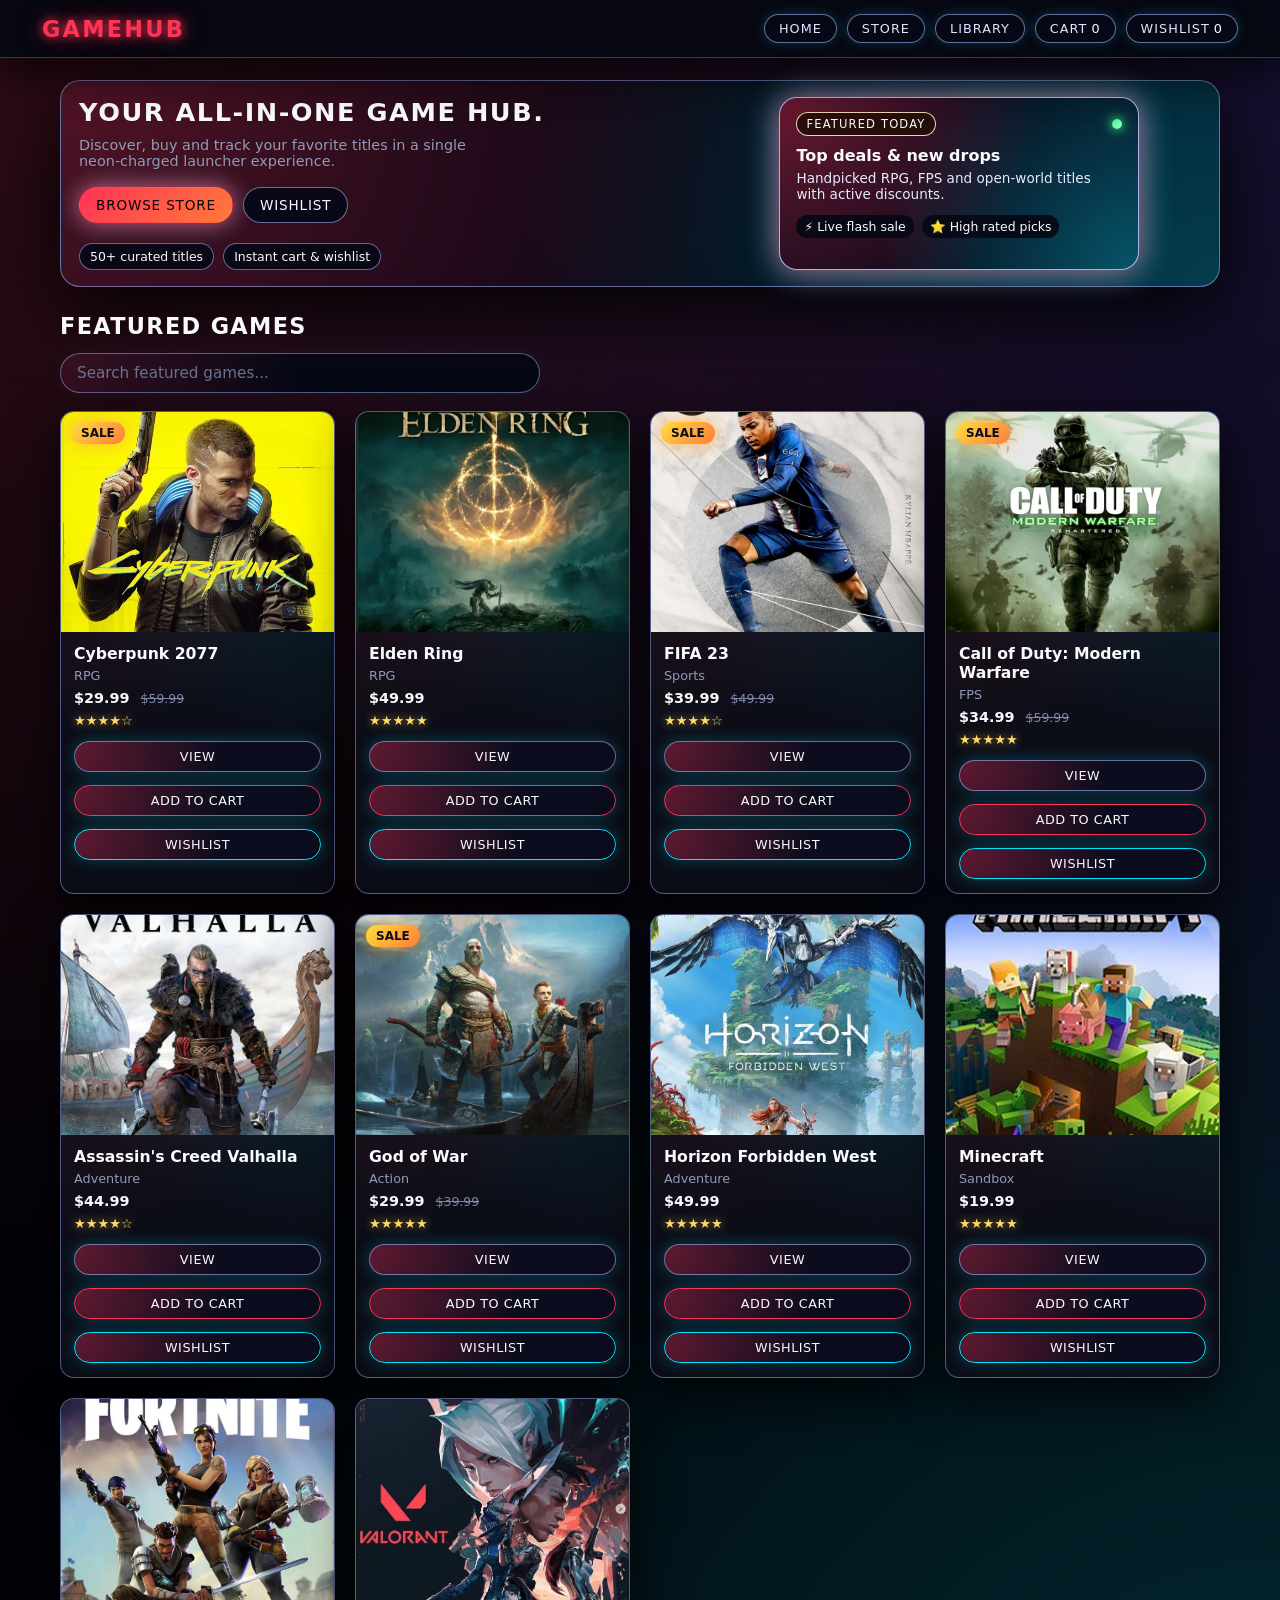
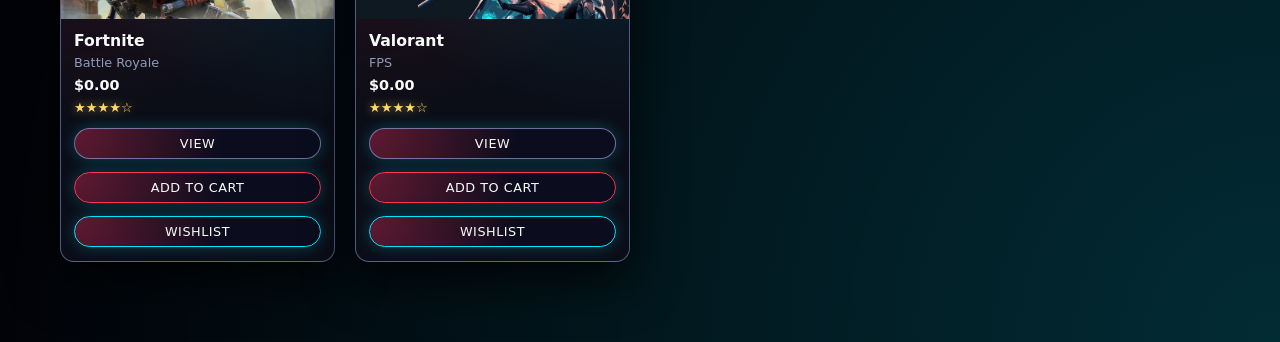
<file: index.html>
<!DOCTYPE html>
<html lang="en">
<head>
  <meta charset="UTF-8" />
  <meta name="viewport" content="width=device-width, initial-scale=1.0" />
  <title>GameHub</title>
  <link rel="stylesheet" href="css/style.css" />
</head>
<body>
  <header>
  <h1>GameHub</h1>
  <nav>
    <a href="index.html">Home</a>
    <a href="shop.html">Store</a>
    <a href="library.html">Library</a>
    <a href="cart.html">Cart <span id="cart-count">0</span></a>
    <a href="wishlist.html">Wishlist <span id="wishlist-count">0</span></a>
  </nav>
</header>


  <main>
    <!-- HERO PANEL -->
    <section class="hero-panel">
      <div class="hero-left">
        <h2 class="hero-heading">Your all‑in‑one game hub.</h2>
        <p class="hero-sub">
          Discover, buy and track your favorite titles in a single neon‑charged launcher experience.
        </p>
        <div class="hero-actions">
          <a href="shop.html" class="hero-btn hero-btn-primary">Browse store</a>
          <a href="wishlist.html" class="hero-btn hero-btn-ghost">Wishlist</a>
        </div>
        <div class="hero-metrics">
          <span>50+ curated titles</span>
          <span>Instant cart & wishlist</span>
        </div>
      </div>

      <div class="hero-right">
        <div class="hero-card">
          <div class="hero-card-header">
            <span class="hero-pill">Featured today</span>
            <span class="hero-status-dot"></span>
          </div>
          <div class="hero-card-body">
            <h3>Top deals & new drops</h3>
            <p>Handpicked RPG, FPS and open‑world titles with active discounts.</p>
            <div class="hero-card-meta">
              <span>⚡ Live flash sale</span>
              <span>⭐ High rated picks</span>
            </div>
          </div>
        </div>
      </div>
    </section>

    <h2>Featured Games</h2>

    <input type="text" id="search-bar" placeholder="Search featured games..." />

    <div id="featured-games" class="games-container">
      <!-- Featured games rendered dynamically -->
    </div>
  </main>

  <script src="js/data.js"></script>
  <script src="js/header.js"></script>
  <script src="js/index.js"></script>
</body>
</html>
</file>
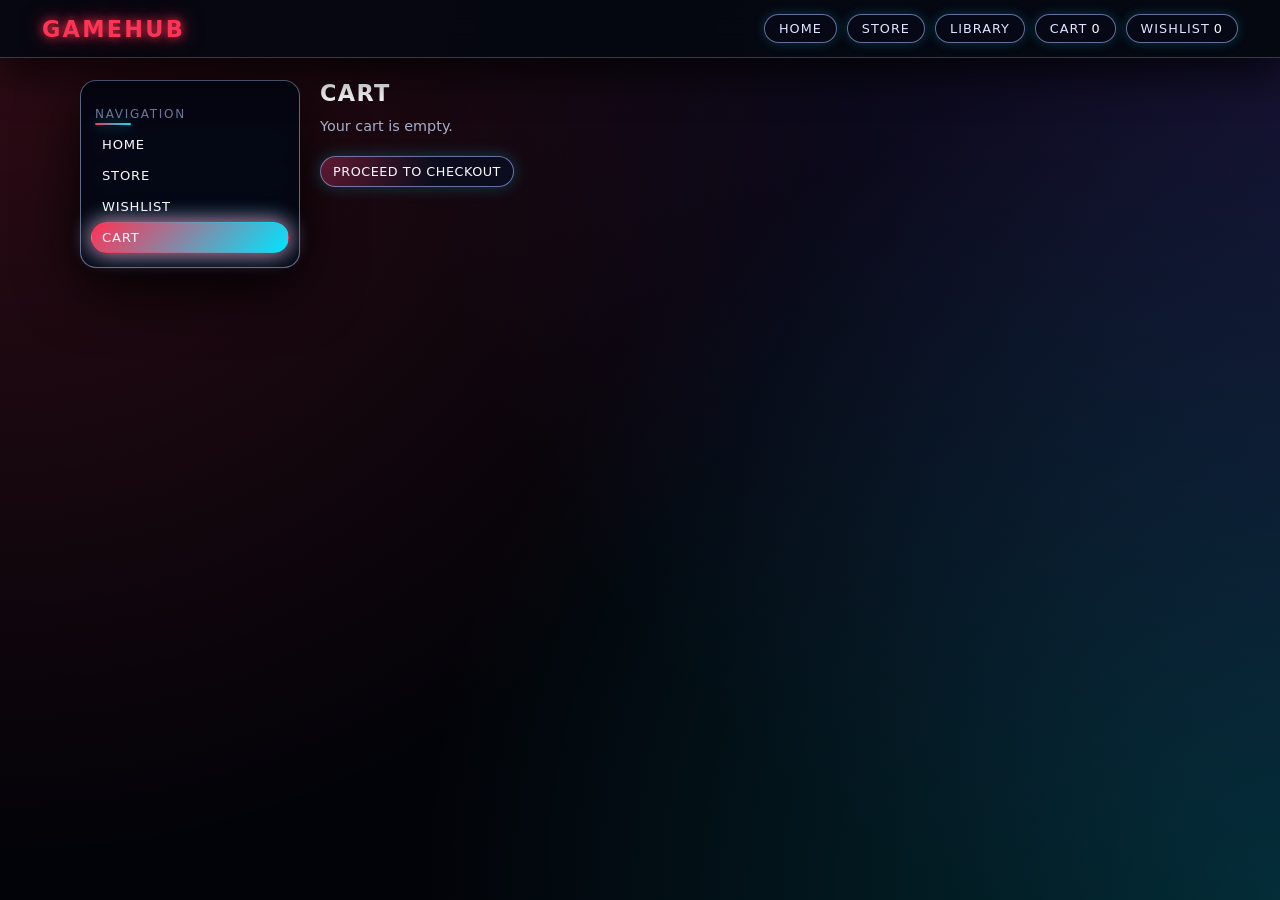
<file: cart.html>
<!DOCTYPE html>
<html lang="en">
<head>
  <meta charset="UTF-8" />
  <meta name="viewport" content="width=device-width, initial-scale=1.0" />
  <title>GameHub Cart</title>
  <link rel="stylesheet" href="css/style.css" />
</head>
<body>
  <header>
  <h1>GameHub</h1>
  <nav>
    <a href="index.html">Home</a>
    <a href="shop.html">Store</a>
    <a href="library.html">Library</a>
    <a href="cart.html">Cart <span id="cart-count">0</span></a>
    <a href="wishlist.html">Wishlist <span id="wishlist-count">0</span></a>
  </nav>
</header>


  <main>
    <div class="layout-shell">
      <aside class="sidebar">
        <div class="side-section-label">Navigation</div>
        <a href="index.html" class="side-link"><span>Home</span></a>
        <a href="shop.html" class="side-link"><span>Store</span></a>
        <a href="wishlist.html" class="side-link"><span>Wishlist</span></a>
        <a href="cart.html" class="side-link side-link-active"><span>Cart</span></a>
      </aside>

      <section class="content">
        <h2>Cart</h2>

        <div id="cart-container"></div>

        <p id="cart-total"></p>

        <button id="checkout-btn">Proceed to Checkout</button>
      </section>
    </div>
  </main>

  <script src="js/data.js"></script>
  <script src="js/header.js"></script>
  <script src="js/cart.js"></script>
</body>
</html>
</file>
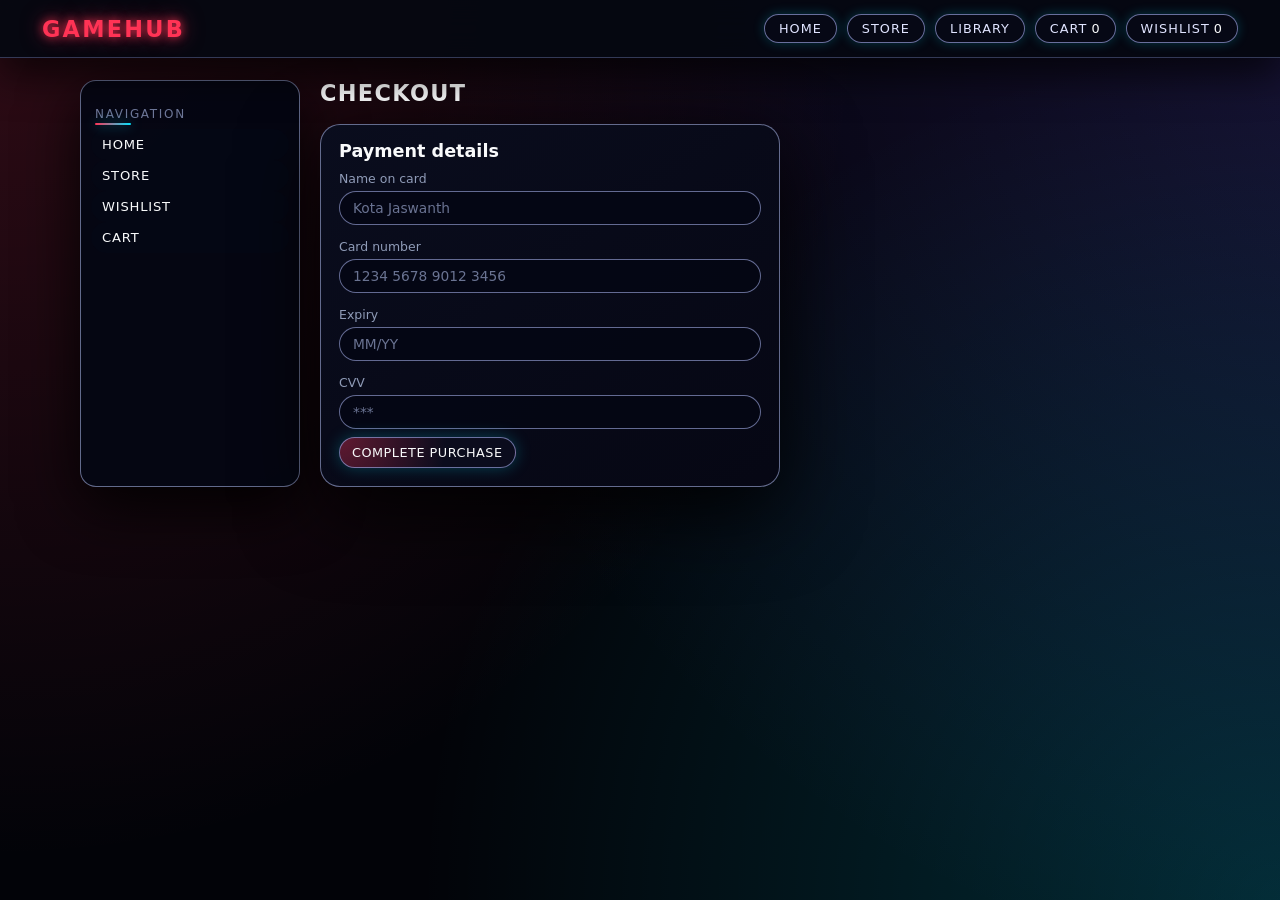
<file: checkout.html>
<!DOCTYPE html>
<html lang="en">
<head>
  <meta charset="UTF-8" />
  <meta name="viewport" content="width=device-width, initial-scale=1.0" />
  <title>GameHub Checkout</title>
  <link rel="stylesheet" href="css/style.css" />
</head>
<body>
  <header>
  <h1>GameHub</h1>
  <nav>
    <a href="index.html">Home</a>
    <a href="shop.html">Store</a>
    <a href="library.html">Library</a>
    <a href="cart.html">Cart <span id="cart-count">0</span></a>
    <a href="wishlist.html">Wishlist <span id="wishlist-count">0</span></a>
  </nav>
</header>

  <main>
    <div class="layout-shell">
      <aside class="sidebar">
        <div class="side-section-label">Navigation</div>
        <a href="index.html" class="side-link"><span>Home</span></a>
        <a href="shop.html" class="side-link"><span>Store</span></a>
        <a href="wishlist.html" class="side-link"><span>Wishlist</span></a>
        <a href="cart.html" class="side-link"><span>Cart</span></a>
      </aside>

      <section class="content">
        <h2>Checkout</h2>

        <div class="checkout-card">
          <h2>Payment details</h2>
          <div class="form-group">
            <div class="form-field">
              <label for="name">Name on card</label>
              <input id="name" type="text" placeholder="Kota Jaswanth" />
            </div>
            <div class="form-field">
              <label for="card">Card number</label>
              <input id="card" type="text" placeholder="1234 5678 9012 3456" />
            </div>
            <div class="form-field">
              <label for="exp">Expiry</label>
              <input id="exp" type="text" placeholder="MM/YY" />
            </div>
            <div class="form-field">
              <label for="cvv">CVV</label>
              <input id="cvv" type="password" placeholder="***" />
            </div>
          </div>

          <button id="complete-checkout">Complete purchase</button>
        </div>
      </section>
    </div>
  </main>

  <script src="js/header.js"></script>
  <script src="js/checkout.js"></script>
</body>
</html>
</file>
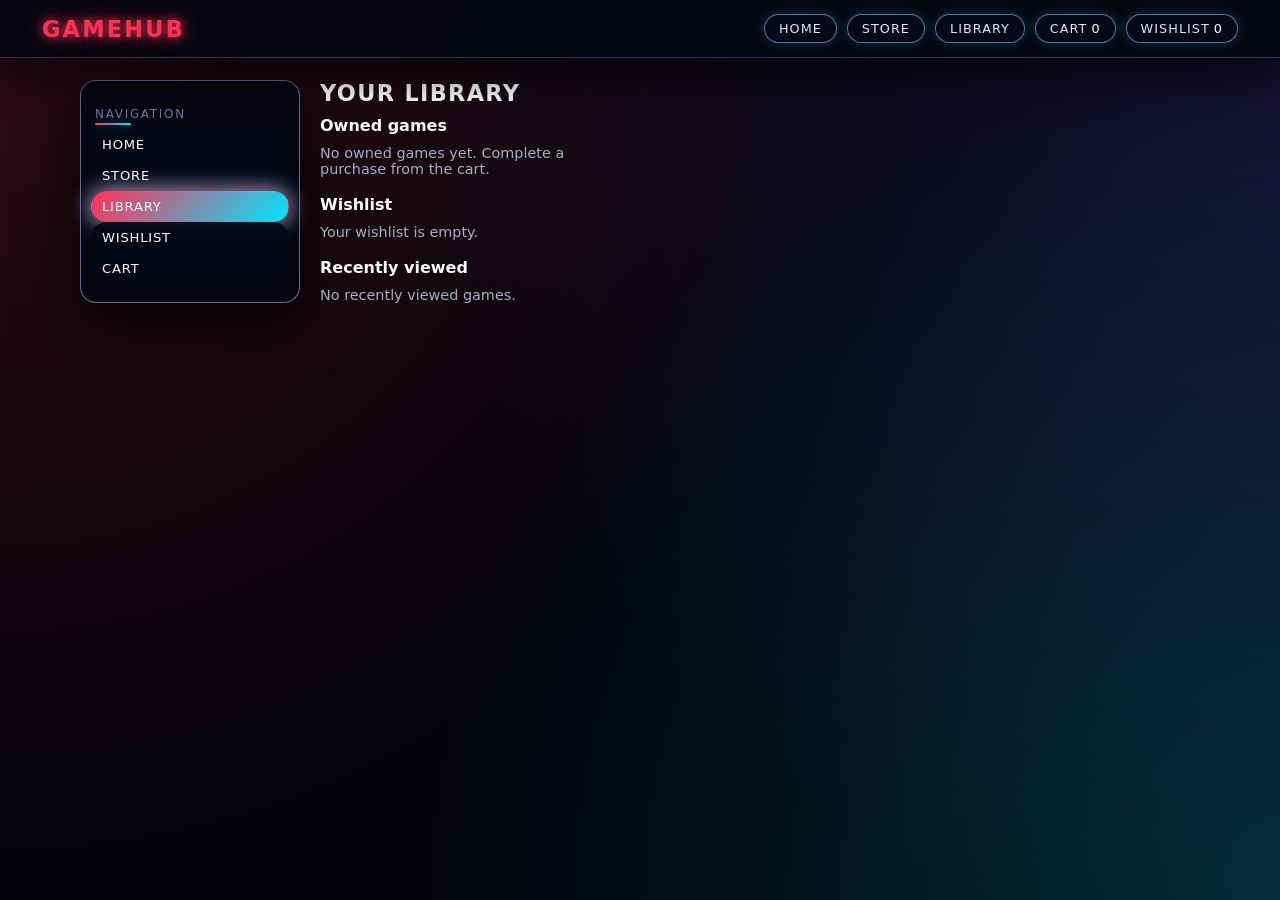
<file: library.html>
<!DOCTYPE html>
<html lang="en">
<head>
  <meta charset="UTF-8" />
  <meta name="viewport" content="width=device-width, initial-scale=1.0" />
  <title>GameHub Library</title>
  <link rel="stylesheet" href="css/style.css" />
</head>
<body>
  <header>
  <h1>GameHub</h1>
  <nav>
    <a href="index.html">Home</a>
    <a href="shop.html">Store</a>
    <a href="library.html">Library</a>
    <a href="cart.html">Cart <span id="cart-count">0</span></a>
    <a href="wishlist.html">Wishlist <span id="wishlist-count">0</span></a>
  </nav>
</header>


  <main>
    <div class="layout-shell">
      <aside class="sidebar">
  <div class="side-section-label">Navigation</div>
  <a href="index.html" class="side-link"><span>Home</span></a>
  <a href="shop.html" class="side-link"><span>Store</span></a>
  <a href="library.html" class="side-link side-link-active"><span>Library</span></a>
  <a href="wishlist.html" class="side-link"><span>Wishlist</span></a>
  <a href="cart.html" class="side-link"><span>Cart</span></a>
</aside>


<section class="content">
  <h2>Your Library</h2>

  <h3 style="margin-top:8px; font-size:1rem;">Owned games</h3>
  <div id="owned-container" class="games-container" style="margin-top:10px;"></div>

  <h3 style="margin-top:18px; font-size:1rem;">Wishlist</h3>
  <div id="library-wishlist-container" class="games-container" style="margin-top:10px;"></div>

  <h3 style="margin-top:18px; font-size:1rem;">Recently viewed</h3>
  <div id="recent-container" class="games-container" style="margin-top:10px;"></div>
</section>

    </div>
  </main>

  <script src="js/data.js"></script>
  <script src="js/header.js"></script>
  <script src="js/library.js"></script>
</body>
</html>
</file>
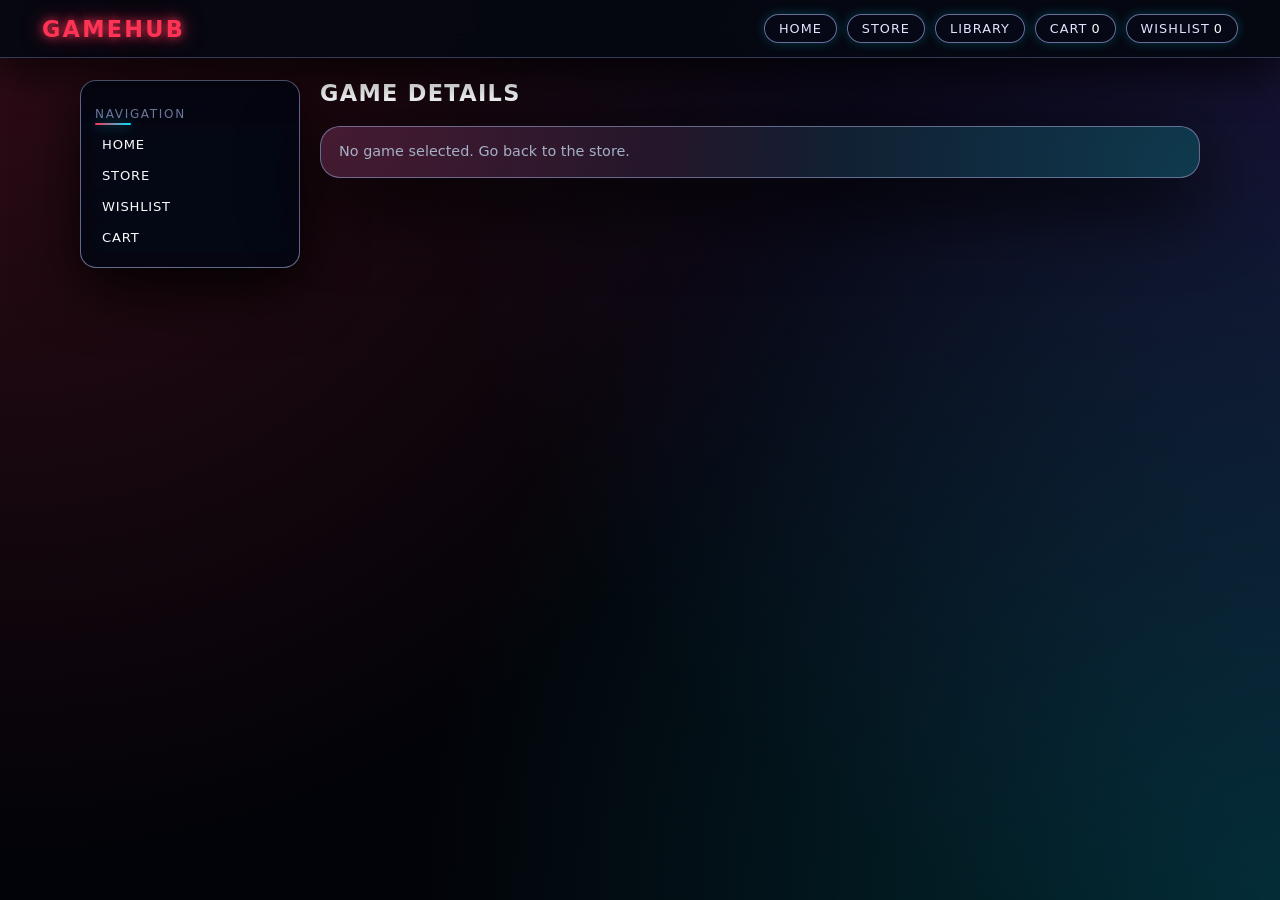
<file: product.html>
<!DOCTYPE html>
<html lang="en">
<head>
  <meta charset="UTF-8" />
  <meta name="viewport" content="width=device-width, initial-scale=1.0" />
  <title>GameHub – Game Details</title>
  <link rel="stylesheet" href="css/style.css" />
</head>
<body>
  <header>
  <h1>GameHub</h1>
  <nav>
    <a href="index.html">Home</a>
    <a href="shop.html">Store</a>
    <a href="library.html">Library</a>
    <a href="cart.html">Cart <span id="cart-count">0</span></a>
    <a href="wishlist.html">Wishlist <span id="wishlist-count">0</span></a>
  </nav>
</header>


  <main>
    <div class="layout-shell">
      <aside class="sidebar">
        <div class="side-section-label">Navigation</div>
        <a href="index.html" class="side-link"><span>Home</span></a>
        <a href="shop.html" class="side-link"><span>Store</span></a>
        <a href="wishlist.html" class="side-link"><span>Wishlist</span></a>
        <a href="cart.html" class="side-link"><span>Cart</span></a>
      </aside>

      <section class="content">
        <h2>Game details</h2>

        <div id="product-card" class="product-card">
          <!-- filled by JS -->
        </div>
      </section>
    </div>
  </main>

  <script src="js/data.js"></script>
  <script src="js/header.js"></script>
  <script src="js/product.js"></script>
</body>
</html>
</file>
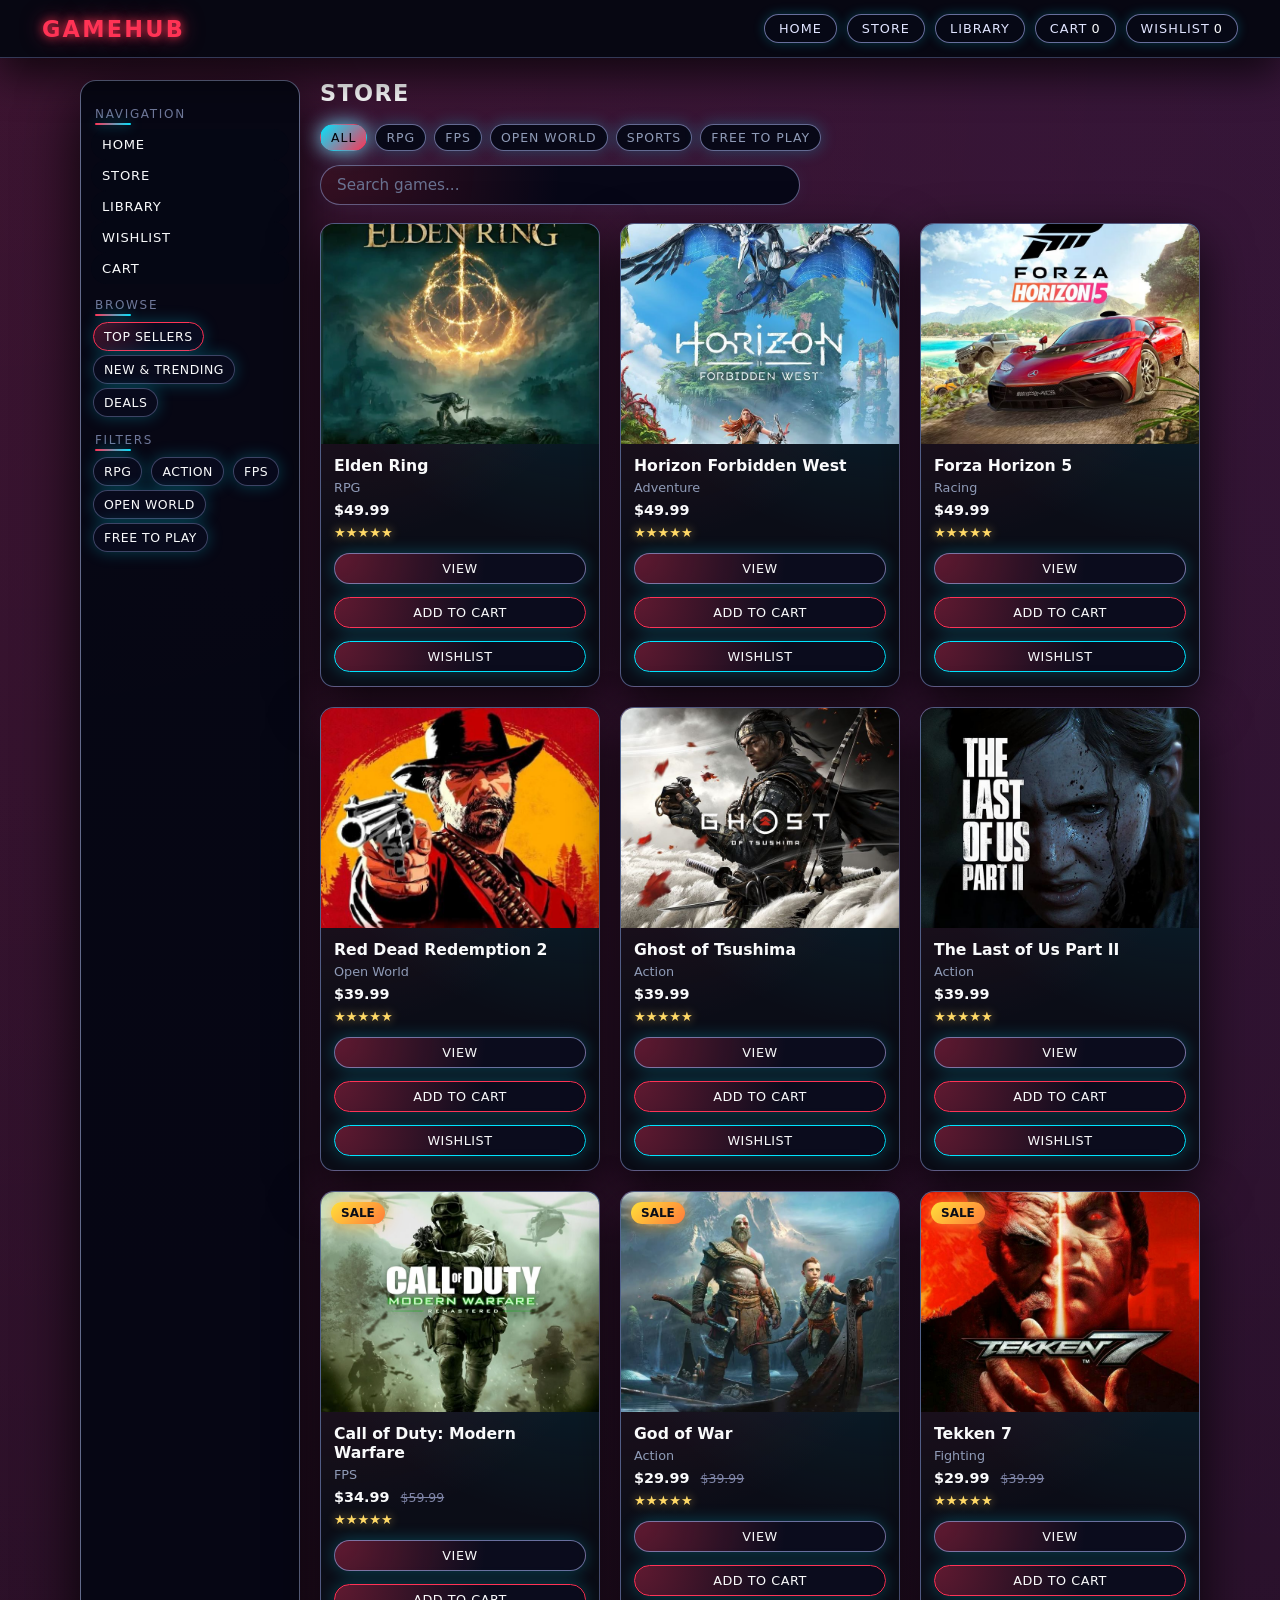
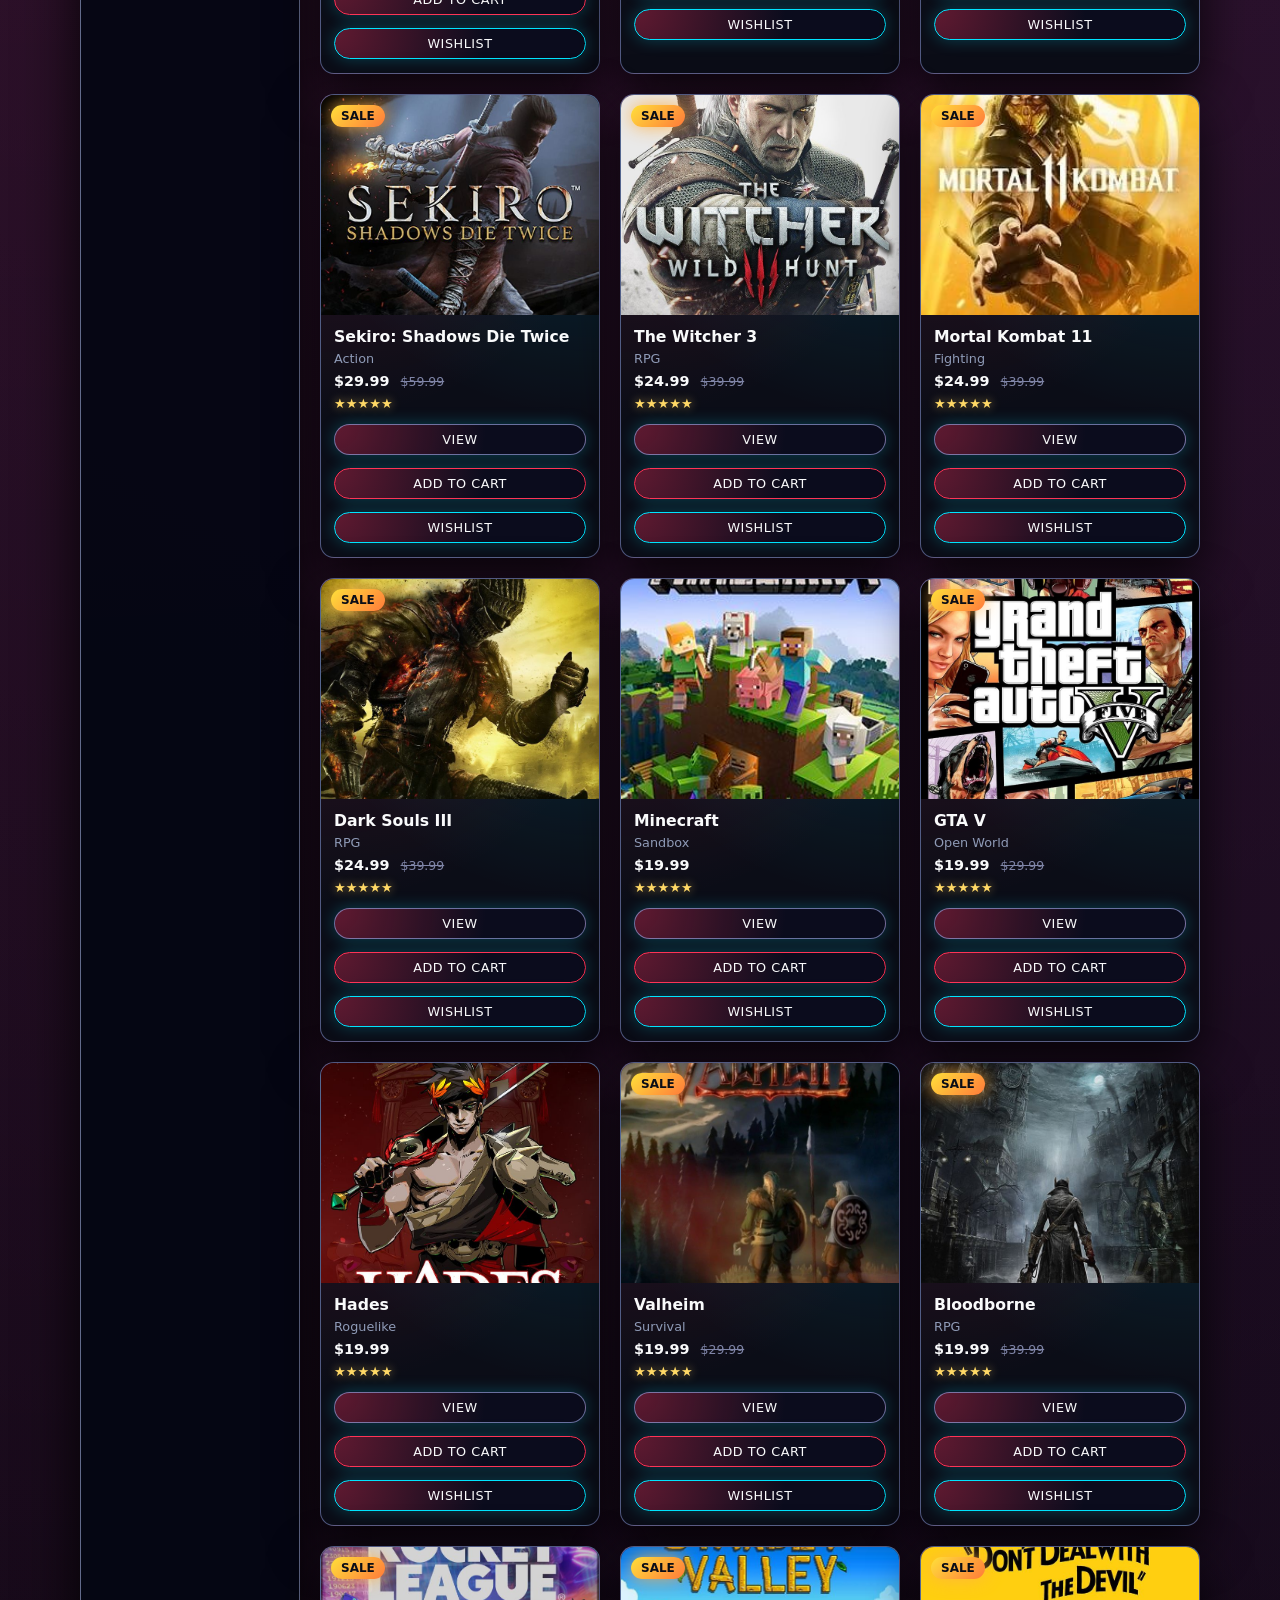
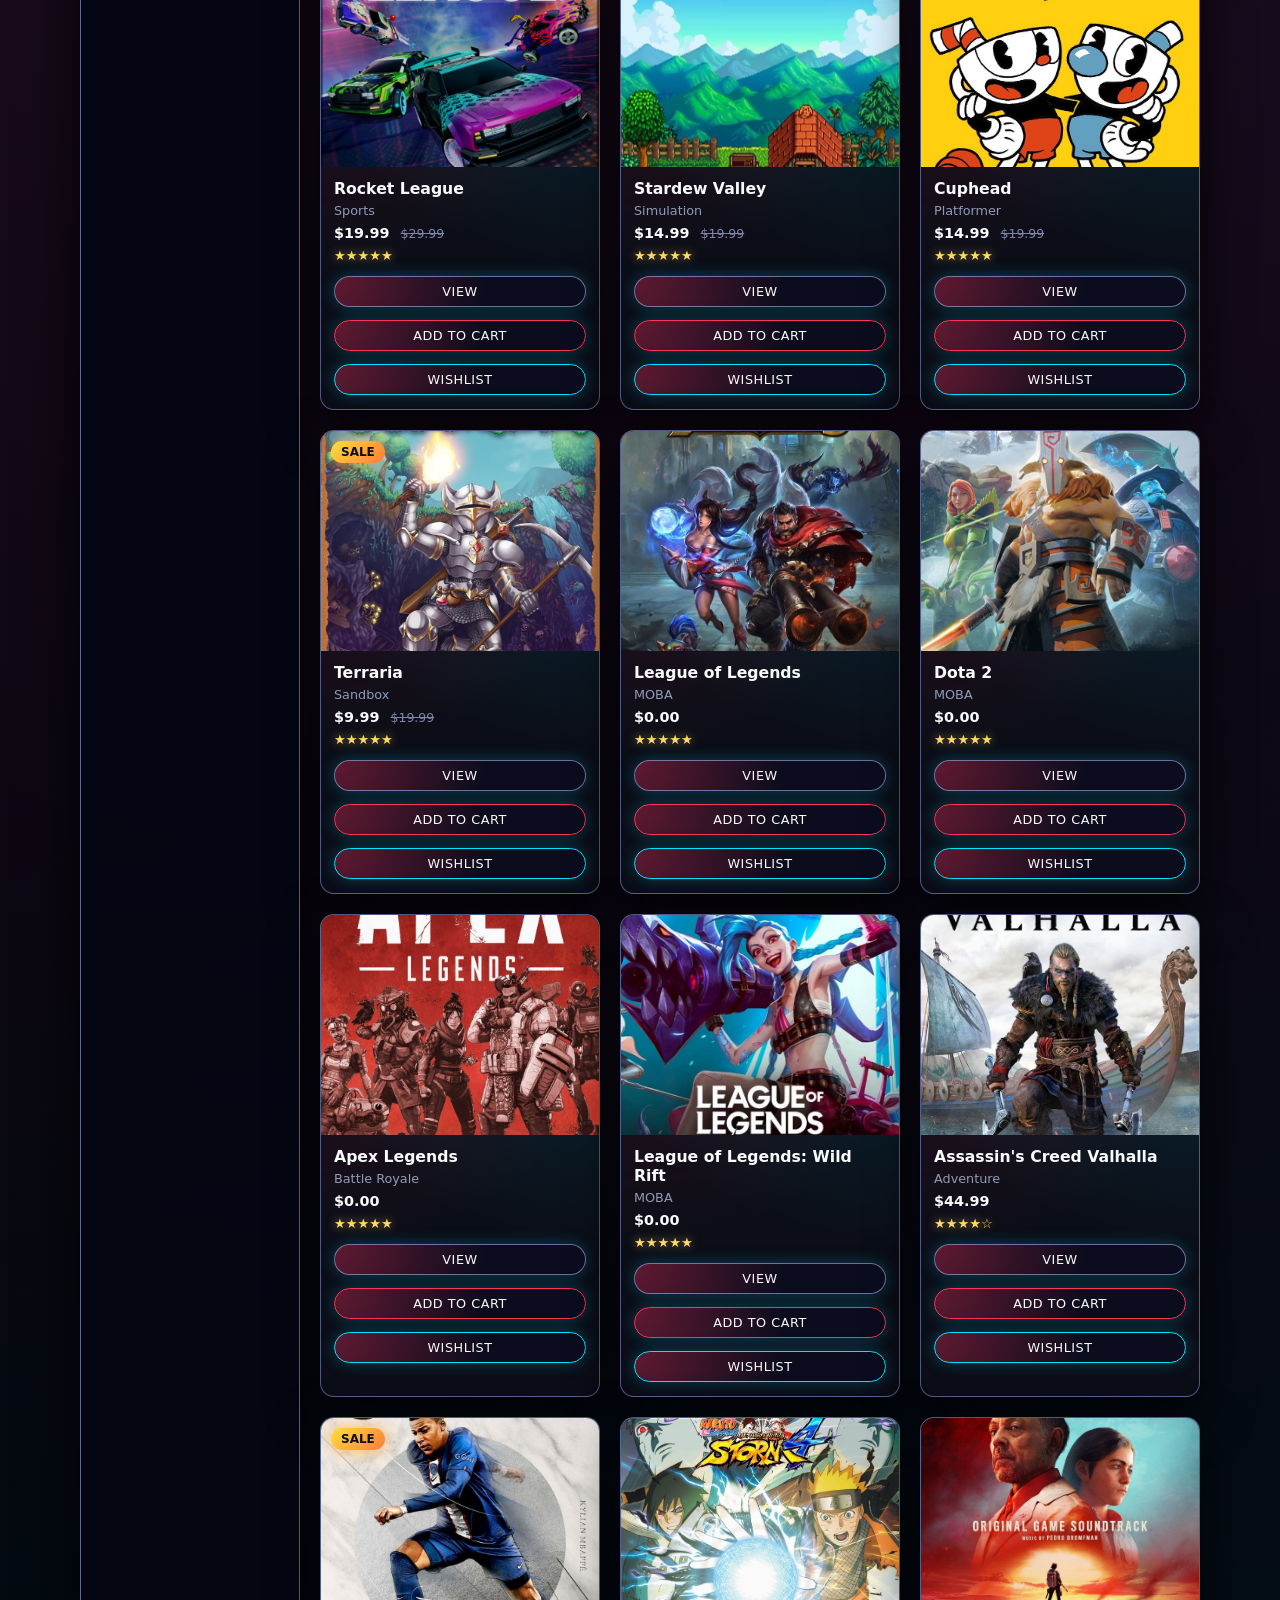
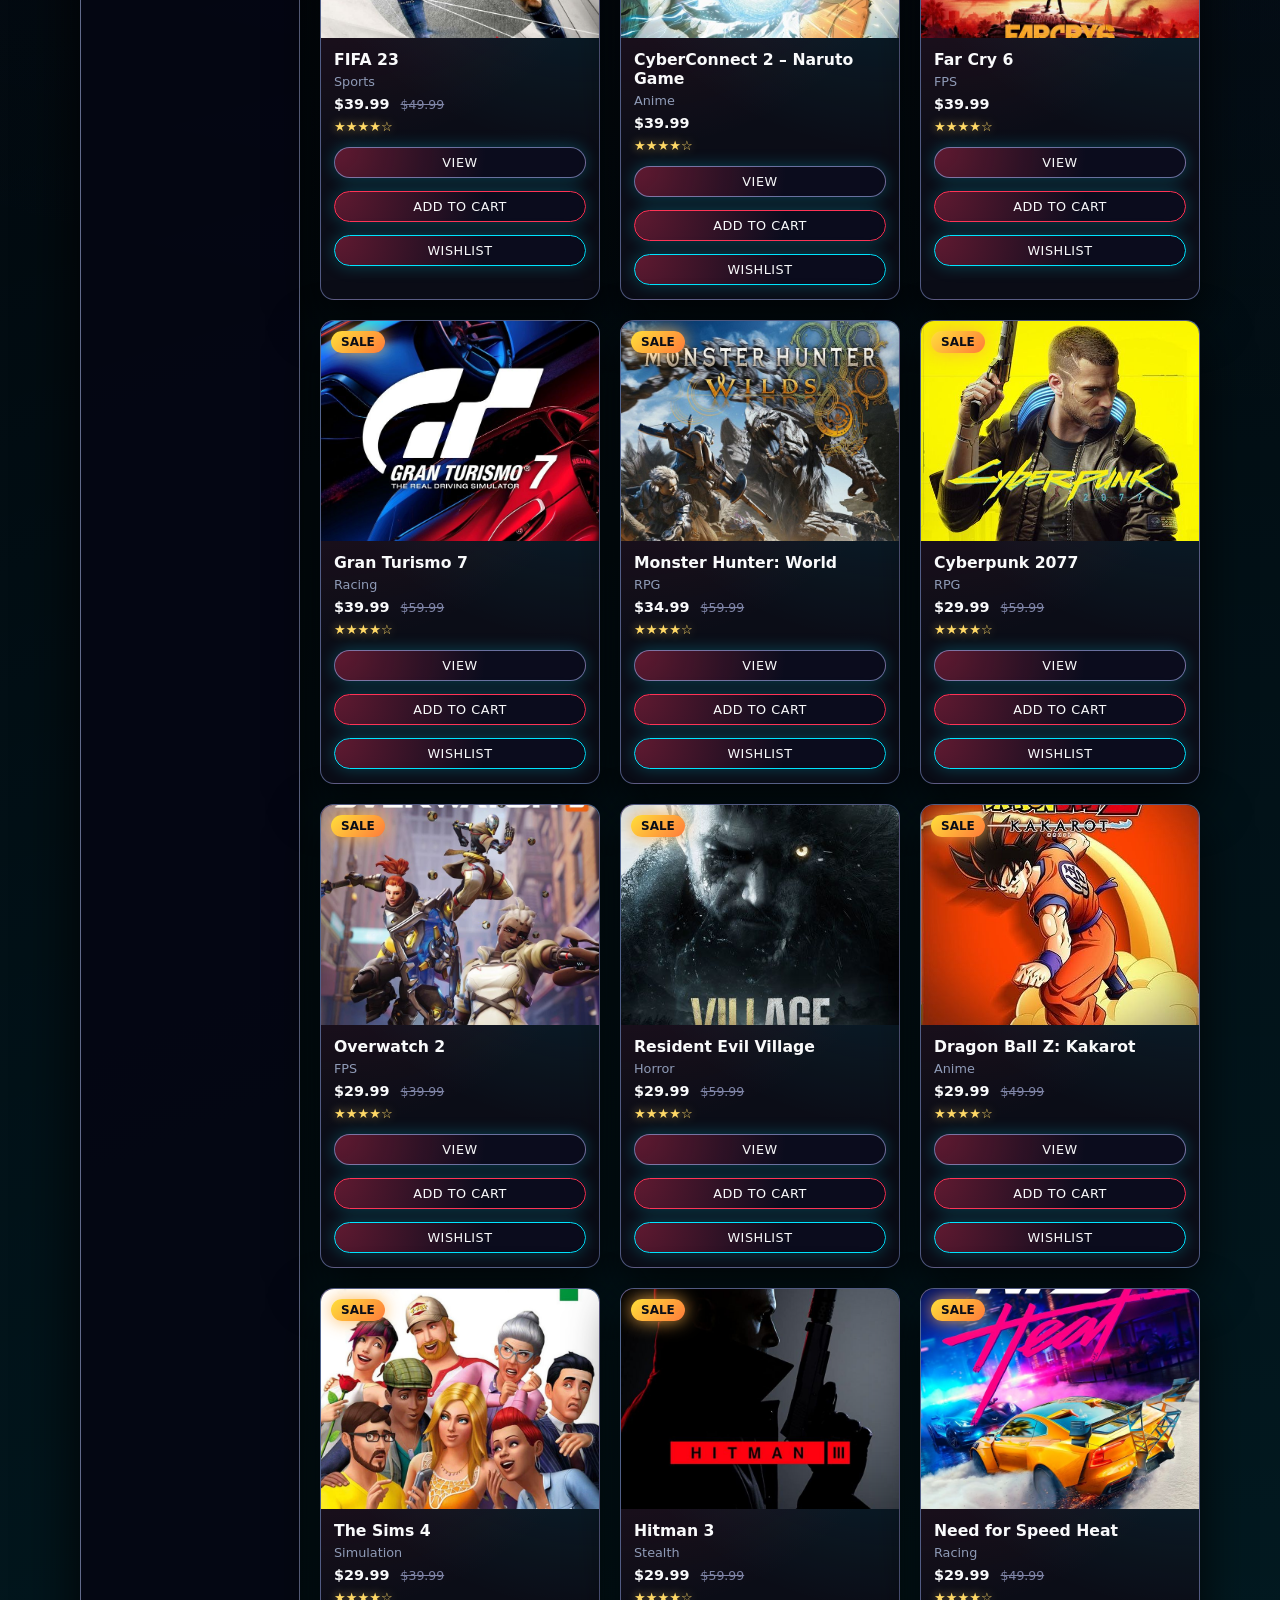
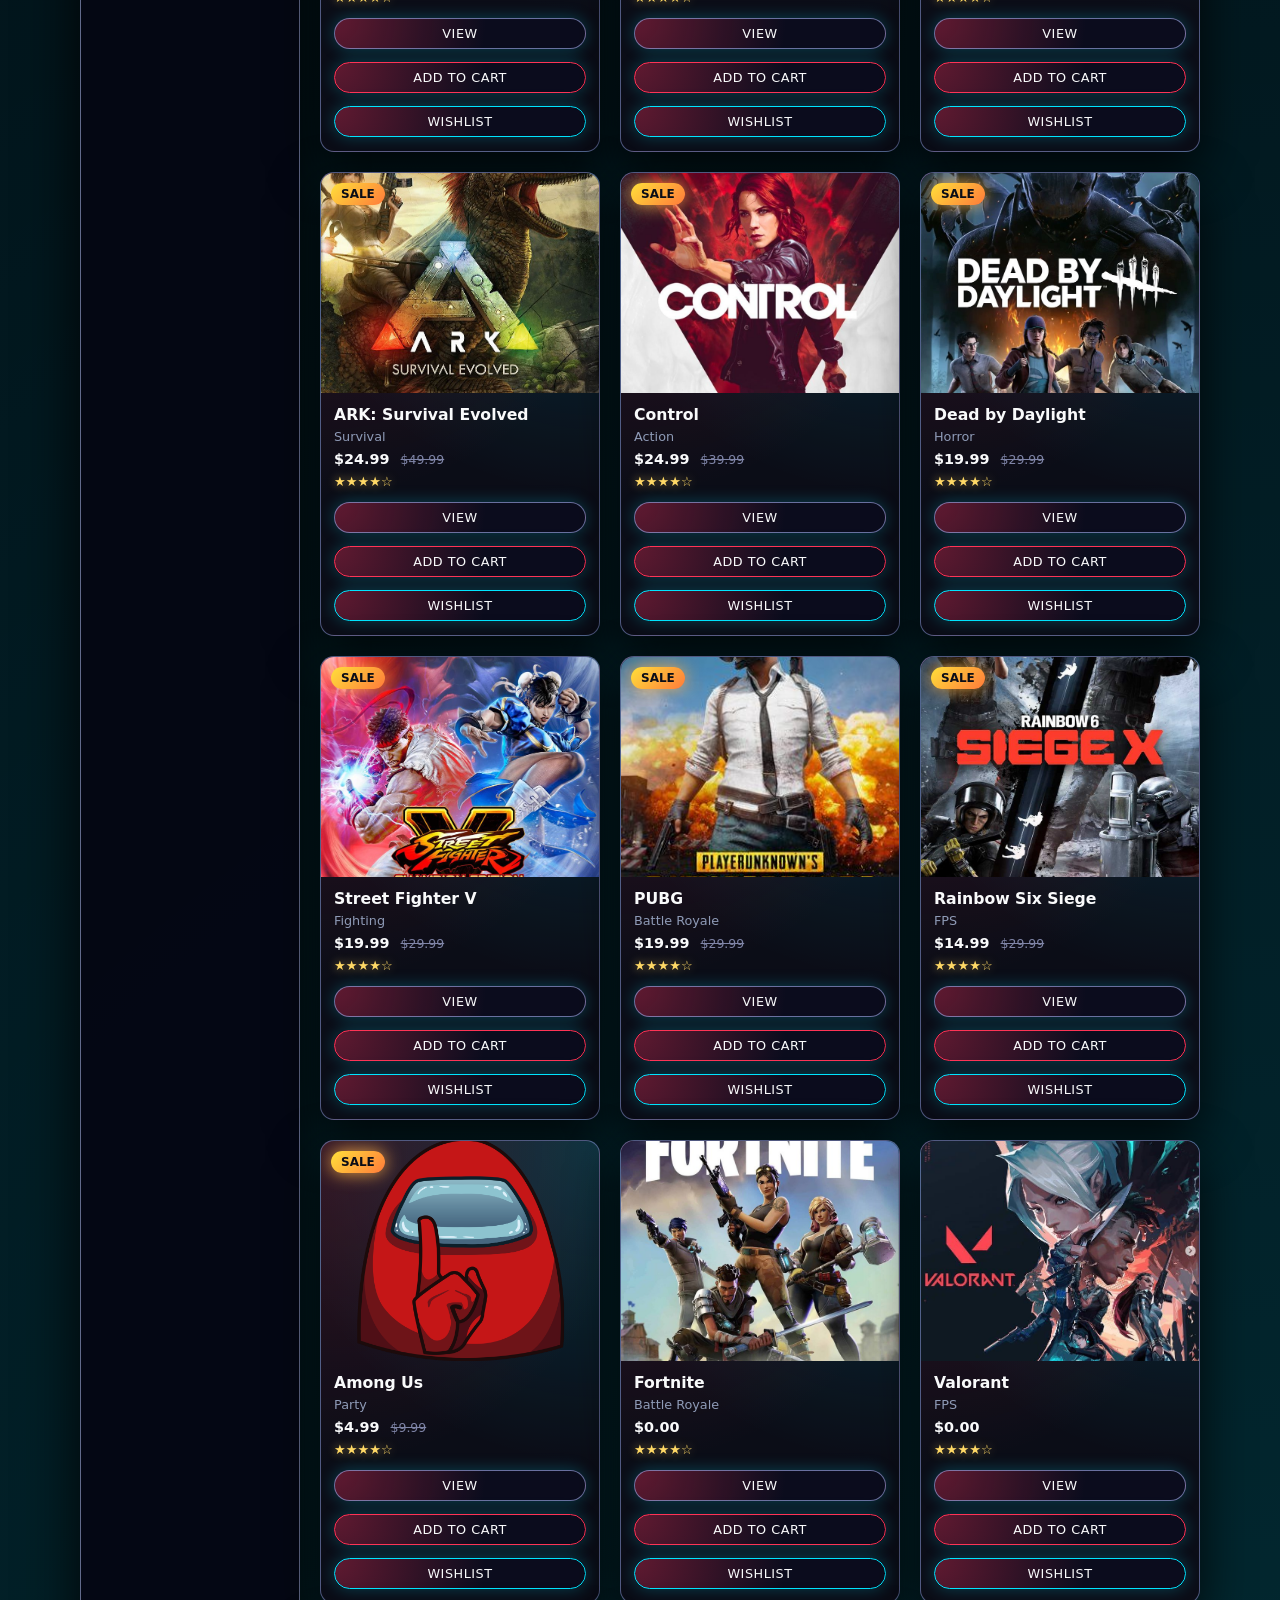
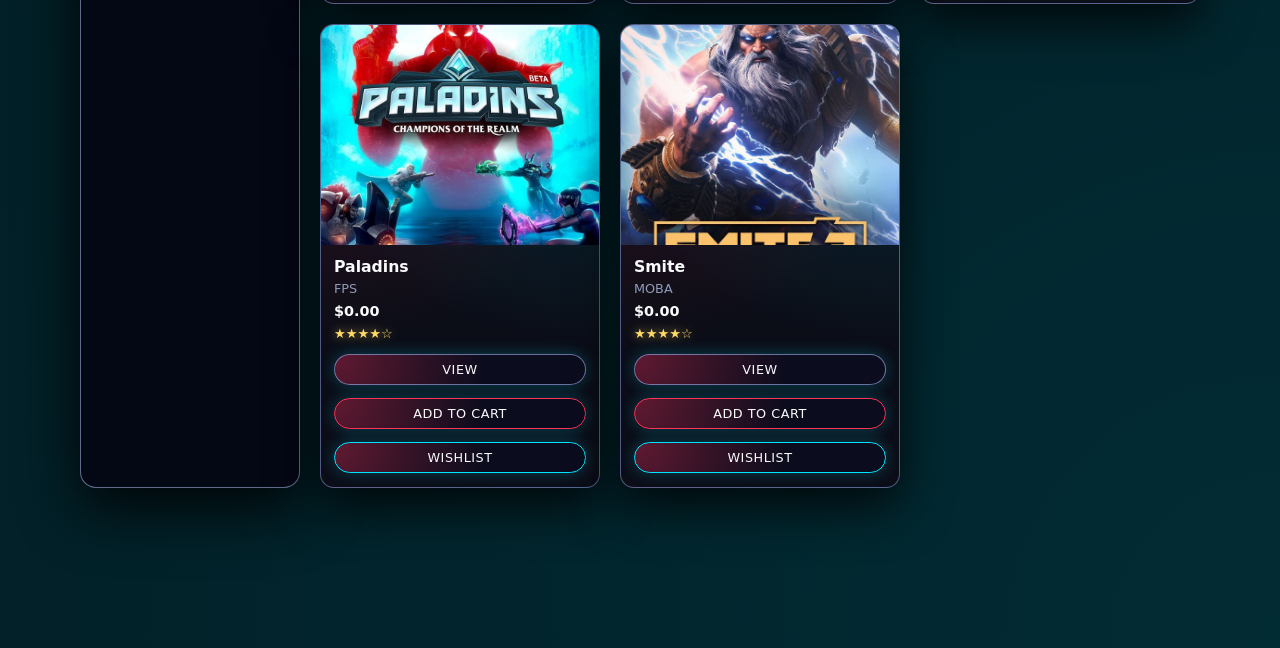
<file: shop.html>
<!DOCTYPE html>
<html lang="en">
<head>
  <meta charset="UTF-8" />
  <meta name="viewport" content="width=device-width, initial-scale=1.0" />
  <title>GameHub Store</title>
  <link rel="stylesheet" href="css/style.css" />
</head>
<body>
  <header>
  <h1>GameHub</h1>
  <nav>
    <a href="index.html">Home</a>
    <a href="shop.html">Store</a>
    <a href="library.html">Library</a>
    <a href="cart.html">Cart <span id="cart-count">0</span></a>
    <a href="wishlist.html">Wishlist <span id="wishlist-count">0</span></a>
  </nav>
</header>


  <main>
    <div class="layout-shell">
      <aside class="sidebar">
        <div class="side-section-label">Navigation</div>
  <a href="index.html" class="side-link"><span>Home</span></a>
  <a href="shop.html" class="side-link"><span>Store</span></a>
  <a href="library.html" class="side-link"><span>Library</span></a>
  <a href="wishlist.html" class="side-link"><span>Wishlist</span></a>
  <a href="cart.html" class="side-link"><span>Cart</span></a>
        <div class="side-section-label">Browse</div>
        <button class="side-pill" data-mode="top">Top sellers</button>
        <button class="side-pill" data-mode="new">New &amp; trending</button>
        <button class="side-pill" data-mode="deals">Deals</button>

        <div class="side-section-label">Filters</div>
        <button class="side-chip" data-category="RPG">RPG</button>
        <button class="side-chip" data-category="Action">Action</button>
        <button class="side-chip" data-category="FPS">FPS</button>
        <button class="side-chip" data-category="Open World">Open World</button>
        <button class="side-chip" data-category="Free">Free to play</button>
      </aside>

      <section class="content">
        <h2>Store</h2>

        <div class="filters-row">
          <button class="filter-chip" data-category="all">All</button>
          <button class="filter-chip" data-category="RPG">RPG</button>
          <button class="filter-chip" data-category="FPS">FPS</button>
          <button class="filter-chip" data-category="Open World">Open World</button>
          <button class="filter-chip" data-category="Sports">Sports</button>
          <button class="filter-chip" data-category="Free">Free to play</button>
        </div>

        <input type="text" id="search-bar" placeholder="Search games..." />

        <div id="games-container" class="games-container">
          <!-- cards from JS -->
        </div>
      </section>
    </div>
  </main>

  <script src="js/data.js"></script>
  <script src="js/header.js"></script>
  <script src="js/shop.js"></script>
</body>
</html>
</file>
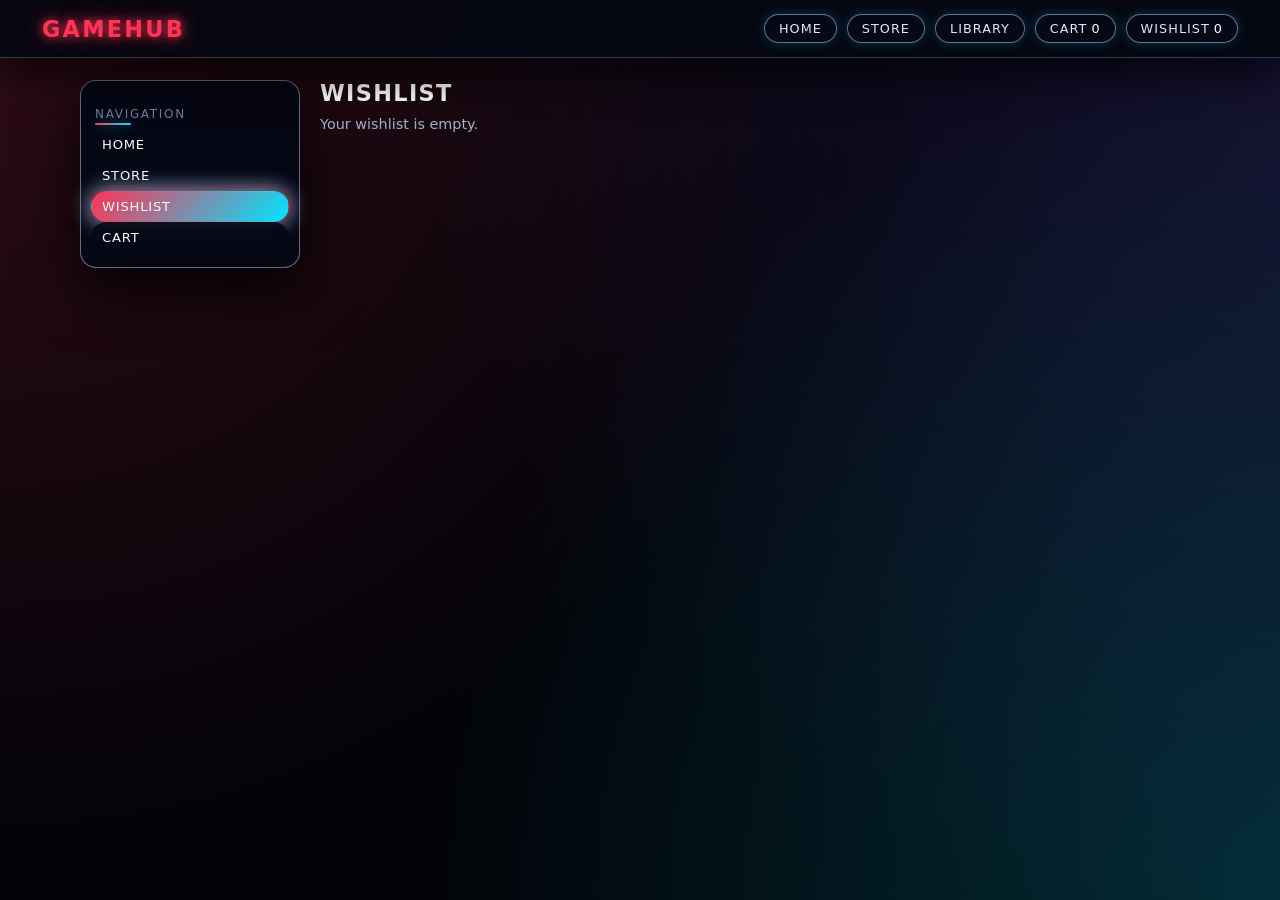
<file: wishlist.html>
<!DOCTYPE html>
<html lang="en">
<head>
  <meta charset="UTF-8" />
  <meta name="viewport" content="width=device-width, initial-scale=1.0" />
  <title>GameHub Wishlist</title>
  <link rel="stylesheet" href="css/style.css" />
</head>
<body>
  <header>
  <h1>GameHub</h1>
  <nav>
    <a href="index.html">Home</a>
    <a href="shop.html">Store</a>
    <a href="library.html">Library</a>
    <a href="cart.html">Cart <span id="cart-count">0</span></a>
    <a href="wishlist.html">Wishlist <span id="wishlist-count">0</span></a>
  </nav>
</header>


  <main>
    <div class="layout-shell">
      <aside class="sidebar">
        <div class="side-section-label">Navigation</div>
        <a href="index.html" class="side-link"><span>Home</span></a>
        <a href="shop.html" class="side-link"><span>Store</span></a>
        <a href="wishlist.html" class="side-link side-link-active"><span>Wishlist</span></a>
        <a href="cart.html" class="side-link"><span>Cart</span></a>
      </aside>

      <section class="content">
        <h2>Wishlist</h2>

        <div id="wishlist-container" class="games-container">
          <!-- wishlist cards -->
        </div>
      </section>
    </div>
  </main>

  <script src="js/data.js"></script>
  <script src="js/header.js"></script>
  <script src="js/wishlist.js"></script>
</body>
</html>
</file>
<file: css/style.css>
/* Global Reset */
* {
  margin: 0;
  padding: 0;
  box-sizing: border-box;
  font-family: system-ui, -apple-system, BlinkMacSystemFont, "Segoe UI", sans-serif;
  color: #f9fafb;
}

/* THEME */
:root {
  --bg-main: #020308;
  --bg-panel: #0b0d17;
  --bg-panel-soft: #121427;
  --primary: #ff3355;
  --primary-soft: rgba(255, 51, 85, 0.25);
  --accent: #00e5ff;
  --accent-soft: rgba(0, 229, 255, 0.25);
  --text-main: #f9fafb;
  --text-muted: #8f9bb7;
  --border-subtle: rgba(138, 148, 191, 0.45);
  --radius-md: 14px;
  --radius-lg: 20px;
  --shadow-strong: 0 24px 80px rgba(0, 0, 0, 0.9);
}

/* Background */
body {
  min-height: 100vh;
  background:
    radial-gradient(circle at 0% 0%, rgba(255, 51, 85, 0.18), transparent 55%),
    radial-gradient(circle at 100% 100%, rgba(0, 229, 255, 0.18), transparent 55%),
    radial-gradient(circle at 110% 0%, rgba(120, 82, 255, 0.18), transparent 60%),
    var(--bg-main);
  color: var(--text-main);
}

/* ---------------- HEADER ---------------- */

header {
  display: flex;
  justify-content: space-between;
  align-items: center;
  background: rgba(6, 8, 17, 0.96);
  padding: 14px 42px;
  border-bottom: 1px solid rgba(120, 132, 190, 0.4);
  backdrop-filter: blur(20px);
  box-shadow: 0 16px 40px rgba(0, 0, 0, 0.7);
  position: sticky;
  top: 0;
  z-index: 20;
}

header h1 {
  font-size: 1.4rem;
  font-weight: 700;
  letter-spacing: 0.1em;
  text-transform: uppercase;
  color: var(--primary);
  text-shadow:
    0 0 10px rgba(255, 51, 85, 0.9),
    0 0 22px rgba(255, 51, 85, 0.6);
}

/* improved nav buttons */
header nav {
  display: flex;
  align-items: center;
  gap: 10px;
}

header nav a {
  position: relative;
  display: inline-flex;
  align-items: center;
  justify-content: center;
  padding: 6px 14px;
  border-radius: 999px;
  text-decoration: none;
  font-size: 0.8rem;
  letter-spacing: 0.08em;
  text-transform: uppercase;
  color: #e0e4ff;
  border: 1px solid rgba(146, 154, 214, 0.7);
  background: rgba(7, 9, 22, 0.96);
  box-shadow: 0 0 12px rgba(0, 229, 255, 0.22);
  transition:
    background 0.18s ease,
    color 0.18s ease,
    box-shadow 0.18s ease,
    transform 0.1s ease,
    border-color 0.18s ease;
}

header nav a span {
  margin-left: 4px;
}

header nav a:hover {
  color: #ffffff;
  border-color: var(--accent);
  background:
    radial-gradient(circle at 0% 0%, rgba(255, 51, 85, 0.28), transparent 55%),
    radial-gradient(circle at 100% 100%, rgba(0, 229, 255, 0.25), transparent 55%),
    rgba(10, 13, 30, 0.98);
  box-shadow:
    0 0 18px rgba(0, 229, 255, 0.75),
    0 0 18px rgba(255, 51, 85, 0.65);
  transform: translateY(-1px);
}

/* ---------------- MAIN ---------------- */

main {
  max-width: 1200px;
  margin: 22px auto 40px;
  padding: 0 20px 40px;
}

/* shell layout for shop/cart/wishlist pages */
.layout-shell {
  max-width: 1200px;
  margin: 22px auto 40px;
  padding: 0 20px 40px;
  display: grid;
  grid-template-columns: 220px minmax(0, 1fr);
  gap: 20px;
}

.sidebar {
  background: rgba(5, 7, 20, 0.95);
  border-radius: 16px;
  border: 1px solid rgba(138, 148, 191, 0.7);
  padding: 12px 10px 14px;
  box-shadow: 0 20px 60px rgba(0, 0, 0, 0.9);
}

.content {
  min-width: 0;
}

/* Title */
main > h2,
.content > h2 {
  font-size: 1.4rem;
  margin-bottom: 10px;
  letter-spacing: 0.06em;
  text-transform: uppercase;
}

/* Search bar */
#search-bar {
  display: block;
  width: 100%;
  max-width: 480px;
  margin: 14px 0 18px;
  padding: 10px 16px;
  border-radius: 999px;
  border: 1px solid rgba(140, 149, 200, 0.6);
  background: radial-gradient(circle at 0% 0%, rgba(255, 51, 85, 0.2), transparent 50%),
    rgba(6, 8, 22, 0.96);
  color: var(--text-main);
  font-size: 0.95rem;
  outline: none;
  box-shadow: 0 0 20px rgba(0, 229, 255, 0.05);
  transition: border 0.18s ease, box-shadow 0.18s ease, background 0.18s ease, transform 0.06s ease;
}

#search-bar::placeholder {
  color: #6a7392;
}

#search-bar:focus {
  border-color: var(--accent);
  background: radial-gradient(circle at 100% 0%, rgba(0, 229, 255, 0.18), transparent 55%),
    rgba(10, 12, 32, 0.98);
  box-shadow:
    0 0 0 1px rgba(0, 229, 255, 0.4),
    0 0 24px rgba(255, 51, 85, 0.32);
  transform: translateY(-1px);
}

/* ---------------- GAMES GRID ---------------- */

.games-container {
  display: grid;
  grid-template-columns: repeat(auto-fill, minmax(230px, 1fr));
  gap: 20px;
  margin-top: 8px;
}

/* ---------------- GAME CARD ---------------- */

.game-card {
  background:
    radial-gradient(circle at 0% 0%, rgba(255, 51, 85, 0.18), transparent 60%),
    radial-gradient(circle at 100% 0%, rgba(0, 229, 255, 0.18), transparent 60%),
    var(--bg-panel);
  border-radius: var(--radius-md);
  overflow: hidden;
  position: relative;
  border: 1px solid rgba(128, 140, 200, 0.6);
  box-shadow: 0 18px 50px rgba(0, 0, 0, 0.8);
  transition:
    transform 0.16s ease,
    box-shadow 0.18s ease,
    border-color 0.18s ease,
    background 0.2s ease;
  display: flex;
  flex-direction: column;
}

.game-card::before {
  content: "";
  position: absolute;
  inset: -1px;
  border-radius: inherit;
  background: linear-gradient(135deg, rgba(255, 51, 85, 0.85), rgba(0, 229, 255, 0.9));
  opacity: 0;
  filter: blur(10px);
  z-index: -1;
  transition: opacity 0.25s ease;
}

.game-card:hover {
  transform: translateY(-6px);
  box-shadow: 0 26px 80px rgba(0, 0, 0, 0.92);
  border-color: rgba(255, 255, 255, 0.85);
  background:
    radial-gradient(circle at 0% 0%, rgba(255, 51, 85, 0.25), transparent 55%),
    radial-gradient(circle at 100% 0%, rgba(0, 229, 255, 0.25), transparent 55%),
    var(--bg-panel-soft);
}

.game-card:hover::before {
  opacity: 0.9;
}

.game-card img {
  width: 100%;
  height: 220px;
  object-fit: cover;
  display: block;
}

/* Sale badge */
.sale-badge {
  position: absolute;
  top: 10px;
  left: 10px;
  padding: 4px 10px;
  border-radius: 999px;
  font-size: 0.75rem;
  font-weight: 700;
  color: #0b0d17;
  background: linear-gradient(135deg, #ffdf3a, #ff7b3a);
  box-shadow: 0 0 18px rgba(255, 179, 71, 0.9);
}

/* Game info */
.game-info {
  padding: 12px 13px 14px;
  display: flex;
  flex-direction: column;
  gap: 5px;
}

.game-info h3 {
  font-size: 0.98rem;
  font-weight: 600;
}

.game-info p {
  font-size: 0.8rem;
  color: var(--text-muted);
}

/* Price + original */
.price {
  font-size: 0.9rem;
  font-weight: 600;
  margin-top: 2px;
}

.original-price {
  text-decoration: line-through;
  color: #7f85a7;
  margin-left: 6px;
  font-size: 0.78rem;
  font-weight: 400;
}

/* Rating */
.rating {
  margin-top: 2px;
  font-size: 0.82rem;
  color: #ffd966;
  text-shadow: 0 0 10px rgba(255, 217, 102, 0.6);
}

/* Buttons container */
.game-info button {
  margin-top: 8px;
}

/* ---------------- BUTTONS ---------------- */

button {
  margin-top: 8px;
  padding: 7px 12px;
  border-radius: 999px;
  border: 1px solid rgba(146, 154, 214, 0.7);
  cursor: pointer;
  background: radial-gradient(circle at 0% 0%, rgba(255, 51, 85, 0.35), transparent 60%),
    rgba(12, 13, 30, 0.98);
  color: var(--text-main);
  font-size: 0.8rem;
  letter-spacing: 0.04em;
  text-transform: uppercase;
  display: inline-flex;
  align-items: center;
  justify-content: center;
  gap: 4px;
  box-shadow: 0 0 16px rgba(0, 229, 255, 0.25);
  transition:
    transform 0.1s ease,
    box-shadow 0.18s ease,
    background 0.18s ease,
    border-color 0.18s ease;
}

button:hover {
  transform: translateY(-1px) scale(1.02);
  border-color: var(--accent);
  background:
    radial-gradient(circle at 100% 0%, rgba(0, 229, 255, 0.35), transparent 55%),
    rgba(14, 16, 36, 0.98);
  box-shadow:
    0 0 22px rgba(0, 229, 255, 0.7),
    0 0 18px rgba(255, 51, 85, 0.6);
}

/* Primary & wishlist variants */
.add-cart-btn {
  border-color: var(--primary);
}

.wishlist-btn {
  border-color: var(--accent);
}

/* ---------------- PRODUCT PAGE ---------------- */

.product-card {
  display: grid;
  grid-template-columns: minmax(0, 1.1fr) minmax(0, 1.4fr);
  gap: 24px;
  margin-top: 20px;
  padding: 16px 18px 18px;
  border-radius: var(--radius-lg);
  background:
    radial-gradient(circle at 0% 0%, rgba(255, 51, 85, 0.22), transparent 60%),
    radial-gradient(circle at 100% 100%, rgba(0, 229, 255, 0.18), transparent 60%),
    var(--bg-panel-soft);
  border: 1px solid rgba(138, 148, 191, 0.65);
  box-shadow: var(--shadow-strong);
}

.product-card img {
  width: 100%;
  border-radius: var(--radius-md);
  object-fit: cover;
}

.product-card .game-info {
  padding: 4px 0;
}

.product-card .game-info h2 {
  font-size: 1.3rem;
  margin-bottom: 6px;
}

.product-card .game-info p {
  font-size: 0.9rem;
  color: var(--text-muted);
}

.product-card .price {
  margin-top: 6px;
}

.product-card .rating {
  margin-top: 6px;
}

/* ---------------- CART PAGE ---------------- */

#cart-container {
  margin-top: 12px;
  display: flex;
  flex-direction: column;
  gap: 12px;
}

.cart-item {
  display: grid;
  grid-template-columns: 130px minmax(0, 1fr);
  gap: 14px;
  background: linear-gradient(135deg, rgba(15, 17, 32, 0.98), rgba(14, 14, 28, 0.98));
  border-radius: var(--radius-md);
  border: 1px solid rgba(136, 148, 206, 0.7);
  padding: 10px;
}

.cart-item img {
  width: 100%;
  height: 80px;
  border-radius: 12px;
  object-fit: cover;
}

.cart-info h3 {
  font-size: 0.95rem;
  margin-bottom: 4px;
}

.cart-info p {
  font-size: 0.8rem;
  color: var(--text-muted);
}

.cart-info .price {
  margin-top: 4px;
}

.cart-info .remove-btn {
  margin-top: 6px;
}

#cart-total {
  margin-top: 10px;
  font-size: 0.96rem;
  font-weight: 600;
}

#checkout-btn {
  margin-top: 12px;
}

/* ---------------- WISHLIST ---------------- */

#wishlist-container {
  margin-top: 10px;
}

/* ---------------- CHECKOUT FORM (card look) ---------------- */

.checkout-card {
  margin-top: 18px;
  max-width: 460px;
  border-radius: var(--radius-lg);
  background: linear-gradient(145deg, rgba(10, 13, 30, 0.98), rgba(6, 7, 20, 0.98));
  border: 1px solid rgba(138, 148, 191, 0.7);
  box-shadow: var(--shadow-strong);
  padding: 16px 18px 18px;
}

.checkout-card h2 {
  font-size: 1.1rem;
  margin-bottom: 8px;
}

.form-group {
  display: flex;
  flex-direction: column;
  gap: 14px;
  margin-top: 10px;
}

.form-field {
  display: flex;
  flex-direction: column;
  gap: 5px;
}

.form-field label {
  font-size: 0.78rem;
  color: var(--text-muted);
}

.form-field input {
  border-radius: 999px;
  border: 1px solid rgba(140, 149, 200, 0.7);
  background: rgba(5, 7, 20, 0.96);
  padding: 8px 13px;
  font-size: 0.86rem;
  color: var(--text-main);
  outline: none;
  transition: border 0.16s ease, box-shadow 0.16s ease;
}

.form-field input::placeholder {
  color: #6a7392;
}

.form-field input:focus {
  border-color: var(--accent);
  box-shadow:
    0 0 0 1px rgba(0, 229, 255, 0.4),
    0 0 16px rgba(0, 229, 255, 0.4);
}

/* ---------------- TOAST (from JS) ---------------- */

.gh-toast {
  /* JS sets base styles */
}

/* ---------------- HERO PANEL ---------------- */

.hero-panel {
  display: grid;
  grid-template-columns: minmax(0, 1.4fr) minmax(0, 1.1fr);
  gap: 24px;
  margin-bottom: 26px;
  padding: 16px 18px;
  border-radius: var(--radius-lg);
  background:
    radial-gradient(circle at 0% 0%, rgba(255, 51, 85, 0.3), transparent 60%),
    radial-gradient(circle at 100% 100%, rgba(0, 229, 255, 0.25), transparent 60%),
    rgba(5, 6, 18, 0.96);
  border: 1px solid rgba(139, 149, 210, 0.7);
  box-shadow: 0 24px 80px rgba(0, 0, 0, 0.9);
}

.hero-left {
  display: flex;
  flex-direction: column;
  gap: 10px;
}

.hero-heading {
  font-size: 1.6rem;
  font-weight: 700;
  letter-spacing: 0.06em;
  text-transform: uppercase;
}

.hero-sub {
  font-size: 0.9rem;
  color: var(--text-muted);
  max-width: 420px;
}

.hero-actions {
  margin-top: 8px;
  display: flex;
  flex-wrap: wrap;
  gap: 10px;
}

.hero-btn {
  text-decoration: none;
  padding: 9px 16px;
  border-radius: 999px;
  font-size: 0.85rem;
  letter-spacing: 0.06em;
  text-transform: uppercase;
  border: 1px solid rgba(146, 154, 214, 0.7);
  display: inline-flex;
  align-items: center;
  justify-content: center;
  gap: 6px;
  cursor: pointer;
  transition: background 0.2s ease, box-shadow 0.2s ease, transform 0.1s ease, border-color 0.2s ease;
}

.hero-btn-primary {
  background: linear-gradient(135deg, var(--primary), #ff7a3a);
  color: #050308;
  box-shadow:
    0 0 20px rgba(255, 51, 85, 0.85),
    0 0 26px rgba(0, 229, 255, 0.45);
  border-color: transparent;
}

.hero-btn-primary:hover {
  transform: translateY(-2px);
  box-shadow:
    0 0 26px rgba(255, 51, 85, 0.95),
    0 0 30px rgba(0, 229, 255, 0.6);
}

.hero-btn-ghost {
  background: rgba(7, 9, 22, 0.96);
  color: var(--text-main);
}

.hero-btn-ghost:hover {
  border-color: var(--accent);
  background: rgba(10, 13, 28, 0.98);
  box-shadow: 0 0 20px rgba(0, 229, 255, 0.55);
}

.hero-metrics {
  margin-top: 10px;
  display: flex;
  flex-wrap: wrap;
  gap: 9px;
  font-size: 0.78rem;
  color: var(--text-muted);
}

.hero-metrics span {
  padding: 5px 10px;
  border-radius: 999px;
  border: 1px solid rgba(132, 144, 210, 0.7);
  background: rgba(8, 9, 22, 0.96);
}

/* Right hero card */
.hero-right {
  display: flex;
  align-items: stretch;
  justify-content: center;
}

.hero-card {
  width: 100%;
  max-width: 360px;
  border-radius: 18px;
  background:
    radial-gradient(circle at 0% 0%, rgba(255, 51, 85, 0.4), transparent 65%),
    radial-gradient(circle at 100% 100%, rgba(0, 229, 255, 0.35), transparent 65%),
    #070818;
  border: 1px solid rgba(185, 195, 250, 0.9);
  box-shadow:
    0 0 30px rgba(255, 51, 85, 0.7),
    0 0 34px rgba(0, 229, 255, 0.7);
  padding: 14px 16px 16px;
}

.hero-card-header {
  display: flex;
  align-items: center;
  justify-content: space-between;
}

.hero-pill {
  font-size: 0.72rem;
  border-radius: 999px;
  padding: 4px 9px;
  border: 1px solid rgba(255, 229, 199, 0.9);
  background: rgba(35, 15, 8, 0.9);
  text-transform: uppercase;
  letter-spacing: 0.1em;
}

.hero-status-dot {
  width: 10px;
  height: 10px;
  border-radius: 50%;
  background: linear-gradient(135deg, #3bf584, #a0ffd0);
  box-shadow:
    0 0 10px rgba(59, 245, 132, 0.9),
    0 0 16px rgba(59, 245, 132, 0.8);
}

.hero-card-body {
  margin-top: 10px;
  display: flex;
  flex-direction: column;
  gap: 5px;
}

.hero-card-body h3 {
  font-size: 1rem;
  font-weight: 600;
}

.hero-card-body p {
  font-size: 0.85rem;
  color: #e8e9ff;
}

.hero-card-meta {
  margin-top: 8px;
  display: flex;
  flex-wrap: wrap;
  gap: 8px;
  font-size: 0.78rem;
}

.hero-card-meta span {
  padding: 4px 8px;
  border-radius: 999px;
  background: rgba(7, 9, 22, 0.95);
}

/* center filters row (shop) */
.filters-row {
  display: flex;
  flex-wrap: wrap;
  gap: 8px;
  margin: 6px 0 10px;
}

.filter-chip {
  border-radius: 999px;
  padding: 5px 10px;
  font-size: 0.78rem;
  text-transform: uppercase;
  letter-spacing: 0.08em;
  border: 1px solid rgba(140, 149, 200, 0.7);
  background: rgba(7, 9, 22, 0.96);
  color: var(--text-muted);
  cursor: pointer;
  transition:
    background 0.18s ease,
    border-color 0.18s ease,
    color 0.18s ease,
    transform 0.08s ease,
    box-shadow 0.18s ease;
}

.filter-chip:hover {
  color: #ffffff;
  border-color: var(--accent);
  box-shadow: 0 0 16px rgba(0, 229, 255, 0.6);
  transform: translateY(-1px);
}

.filter-chip.active {
  color: #050308;
  background: linear-gradient(135deg, var(--accent), var(--primary));
  border-color: transparent;
  box-shadow:
    0 0 20px rgba(0, 229, 255, 0.85),
    0 0 18px rgba(255, 51, 85, 0.7);
}

/* sidebar labels and links for shell pages */

.side-section-label {
  font-size: 0.75rem;
  text-transform: uppercase;
  letter-spacing: 0.14em;
  color: #6f789a;
  margin: 14px 4px 8px;
  position: relative;
}

.side-section-label::after {
  content: "";
  position: absolute;
  left: 0;
  bottom: -4px;
  width: 36px;
  height: 2px;
  border-radius: 999px;
  background: linear-gradient(90deg, var(--primary), var(--accent));
  box-shadow: 0 0 12px rgba(0, 229, 255, 0.6);
}

.side-link {
  display: flex;
  align-items: center;
  justify-content: space-between;
  gap: 10px;
  padding: 7px 10px;
  border-radius: 999px;
  color: #c8cff9;
  text-decoration: none;
  font-size: 0.82rem;
  letter-spacing: 0.06em;
  text-transform: uppercase;
  border: 1px solid transparent;
  background: rgba(5, 7, 20, 0.9);
  cursor: pointer;
  transition:
    background 0.18s ease,
    border-color 0.18s ease,
    color 0.18s ease,
    box-shadow 0.18s ease,
    transform 0.1s ease;
}

.side-link span {
  pointer-events: none;
}

.side-link:hover {
  color: #ffffff;
  border-color: var(--accent);
  background:
    radial-gradient(circle at 0% 0%, rgba(255, 51, 85, 0.25), transparent 55%),
    radial-gradient(circle at 100% 100%, rgba(0, 229, 255, 0.25), transparent 55%),
    rgba(8, 10, 26, 0.98);
  box-shadow:
    0 0 18px rgba(0, 229, 255, 0.75),
    0 0 18px rgba(255, 51, 85, 0.6);
  transform: translateY(-1px);
}

.side-link-active {
  color: #050308;
  background: linear-gradient(135deg, var(--primary), var(--accent));
  border-color: transparent;
  box-shadow:
    0 0 20px rgba(255, 51, 85, 0.9),
    0 0 22px rgba(0, 229, 255, 0.9);
}

/* sidebar pills + chips */

.side-pill,
.side-chip {
  border-radius: 999px;
  padding: 6px 10px;
  border: 1px solid rgba(126, 137, 190, 0.45);
  background: rgba(9, 11, 30, 0.92);
  color: var(--text-main);
  font-size: 0.78rem;
  cursor: pointer;
  margin: 2px 2px;
  display: inline-flex;
  align-items: center;
  gap: 6px;
  transition: background 0.18s ease, border 0.18s ease, transform 0.08s ease, box-shadow 0.18s ease;
}

.side-pill:hover,
.side-chip:hover {
  border-color: var(--accent);
  background: rgba(13, 23, 56, 0.9);
  transform: translateY(-1px);
  box-shadow: 0 0 14px rgba(0, 229, 255, 0.6);
}

.side-pill.active {
  border-color: var(--primary);
  background: radial-gradient(circle at 0% 0%, rgba(255, 51, 85, 0.25), transparent 55%),
    rgba(10, 12, 32, 0.96);
}

/* ---------------- RESPONSIVE ---------------- */

@media (max-width: 900px) {
  header {
    padding: 12px 18px;
  }

  main {
    padding: 0 14px 30px;
  }

  .layout-shell {
    padding: 0 14px 30px;
    grid-template-columns: minmax(0, 1fr);
  }

  .games-container {
    grid-template-columns: repeat(auto-fill, minmax(180px, 1fr));
  }

  .product-card {
    grid-template-columns: minmax(0, 1fr);
  }
}

@media (max-width: 800px) {
  .hero-panel {
    grid-template-columns: minmax(0, 1fr);
  }
}

@media (max-width: 600px) {
  header {
    flex-direction: column;
    align-items: flex-start;
    gap: 6px;
  }

  header nav a {
    margin-right: 14px;
  }

  .game-card img {
    height: 190px;
  }
}
</file>
